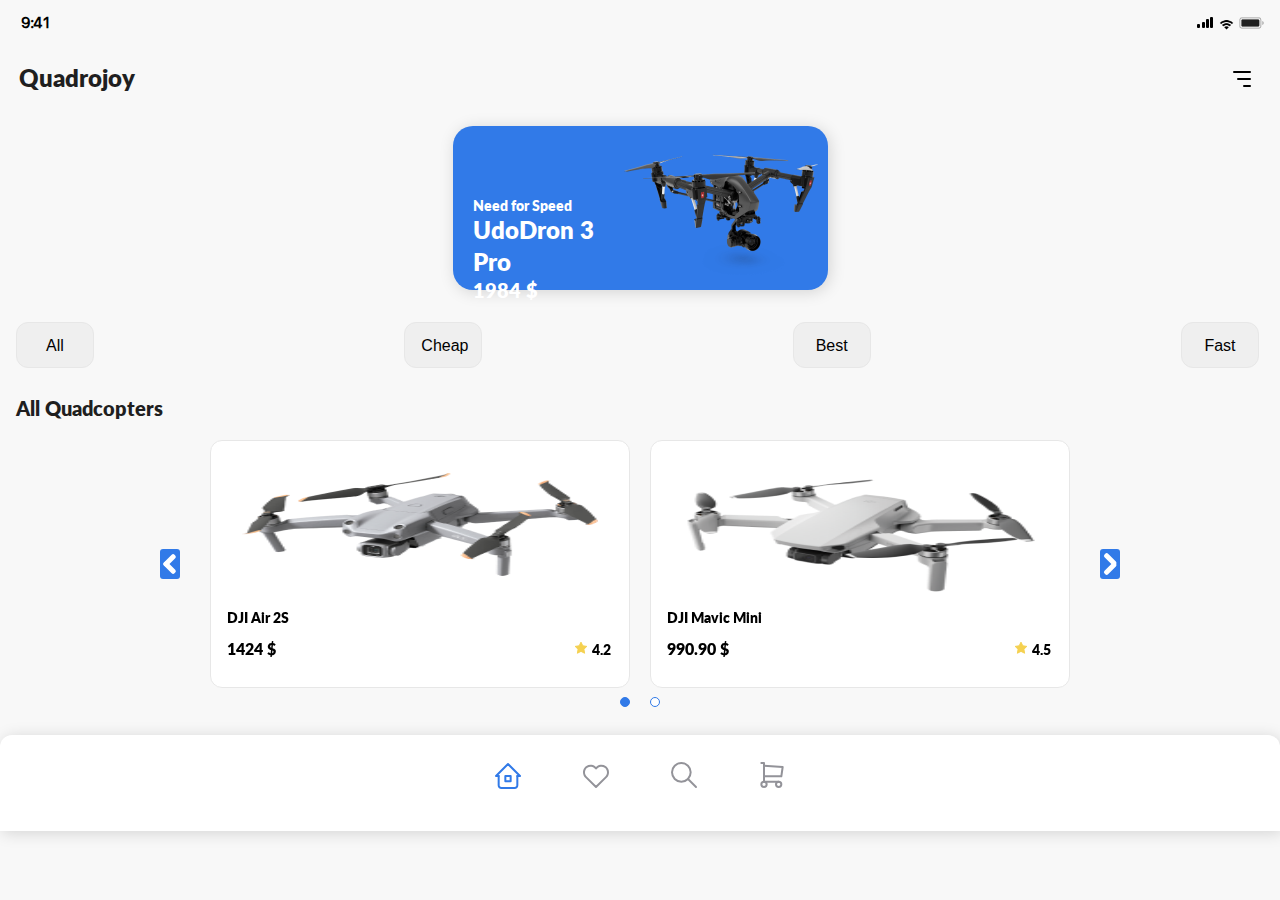
<file: index.html>
<!DOCTYPE html>
<html lang="en">

<head>
    <meta charset="UTF-8">
    <meta name="viewport" content="width=device-width, initial-scale=1.0">
    <title>Quadrocopters</title>
    <link rel="stylesheet" href="css/style.css">
</head>
<body>
    
    <div class="External-assets_Apple_Status-bar">
        <div class="TimeStyle">
              <span>9:41</span>  
        </div>
        <div class="phone_items">
            <div class="CellularConnection">
                <div class="Cellular-Connection-path"></div>
                <div class="Cellular-Connection-path"></div>
                <div class="Cellular-Connection-path"></div>
                <div class="Cellular-Connection-path"></div>
            </div> 
                <div class="Wifi">
                    <img src="images/icon-wifi.png" alt="1"/>
                </div>
                    <div class="Battery">
                        <img src="images/Battery.png" alt="2">
                    </div> 
        </div>  
    </div>     
            
    <header>
        <div class="Frame-2057">
            <span>Quadrojoy</span>
                <div class="Burger__Frame">
                    <button class="Burger_btn">
                        <div class="Vector"></div>
                        <div class="Vector"></div>
                        <div class="Vector"></div>
                    </button>
                </div>
        </div>
    </header>

    <section class="section1">
        <div class="Frame-2062">
            <div class="Frame-2095">
                <span>Need for Speed</span>
                <span>UdoDron 3 Pro</span>
                <span>1984 $</span>
            </div>
               <div class="box_for_img">
                <img src="images/image7.png" alt="7">
               </div> 
        </div>
        <div class="Frame-2093">
            <button class="Frame-2089" onclick='window.location.reload()' ><span>All</span></button>
            <button class="Frame-2090" id="Cheap" ><span>Cheap</span></button>
            <button class="Frame-2091" id="Best"  ><span>Best</span></button>
            <button class="Frame-2092" id="Fast" ><span>Fast</span></button>
        </div>
    </section>
    <section class="section2">
        <span class="naming">All Quadcopters</span>
            <div id="Container" class="box_for_slider">
                <div class="slider ">
                    <a href="Product1.html"><div class="slider_item">
                        <div class="imgbox_in_slider">
                            <img src="images/quadrocopter DJI Air 2S.png" alt="">
                        </div>
                            <div class="box_for_name_of_the_product">
                                <p>DJI Air 2S</p>
                            </div>
                                <div class="box_for_prize_and_mark">
                                    <p>1424 $</p>
                                        <div class="box_for_mark">
                                            <img src="images/goldstar.svg" alt="">
                                            <span class="mark" >4.2</span>
                                        </div>
                                </div>
                    </div></a>
                    <a href="Product2.html"> <div class="slider_item">
                        <div class="imgbox_in_slider">
                            <img src="images/quadrocopter DJI Mavic Mini.png" alt="">
                        </div>
                            <div class="box_for_name_of_the_product">
                                <p>DJI Mavic Mini</p>
                            </div>
                                <div class="box_for_prize_and_mark">
                                    <p>990.90 $</p>
                                        <div class="box_for_mark">
                                            <img src="images/goldstar.svg" alt="">
                                            <span class="mark" >4.5</span>
                                        </div>
                                </div>
                    </div></a>
                    <a href="Product3.html"> <div class="slider_item">
                        <div class="imgbox_in_slider">
                            <img src="images/quadrocopter DJI's Matrice 200.png" alt="">
                        </div>
                            <div class="box_for_name_of_the_product">
                                <p>DJI’s Matrice 200</p>
                            </div>
                                <div class="box_for_prize_and_mark">
                                    <p>2780.30 $</p>
                                        <div class="box_for_mark">
                                            <img src="images/goldstar.svg" alt="">
                                            <span class="mark" >3.8</span>
                                        </div>
                                </div>
                    </div></a>
                </div>
                    <div class="slider_dots">
                    </div>
            </div>






    </section>
    <section class="section3">
        <div class="Frame-1872">
            <div class="Frame-1871">
                <div class="Frame-1870">
                    <img src="images/Home.svg" alt="">
                </div>
                <div class="Frame-1870">
                   <a href="Favorites.html"> <img src="images/like.svg" alt=""></a>
                </div> 
                <div class="Frame-1870">
                    <a  href="TheSearch.html"><img class="img-svg" src="images/Search.svg" alt=""></a>
                </div>
                <div class="Frame-1870">
                    <a  href="Cart.html"> <img class="img-svg" src="images/Shop.svg" alt=""></a>
                </div>
            </div>
        </div>
    </section>

    <script src="https://code.jquery.com/jquery-3.6.0.min.js"></script>
    <script src="js/slick.min.js"></script>
    <script src="js/jquery.maskedinput.min.js"></script>
    <script src="js/script.js"></script>
</body>

</html>
</file>
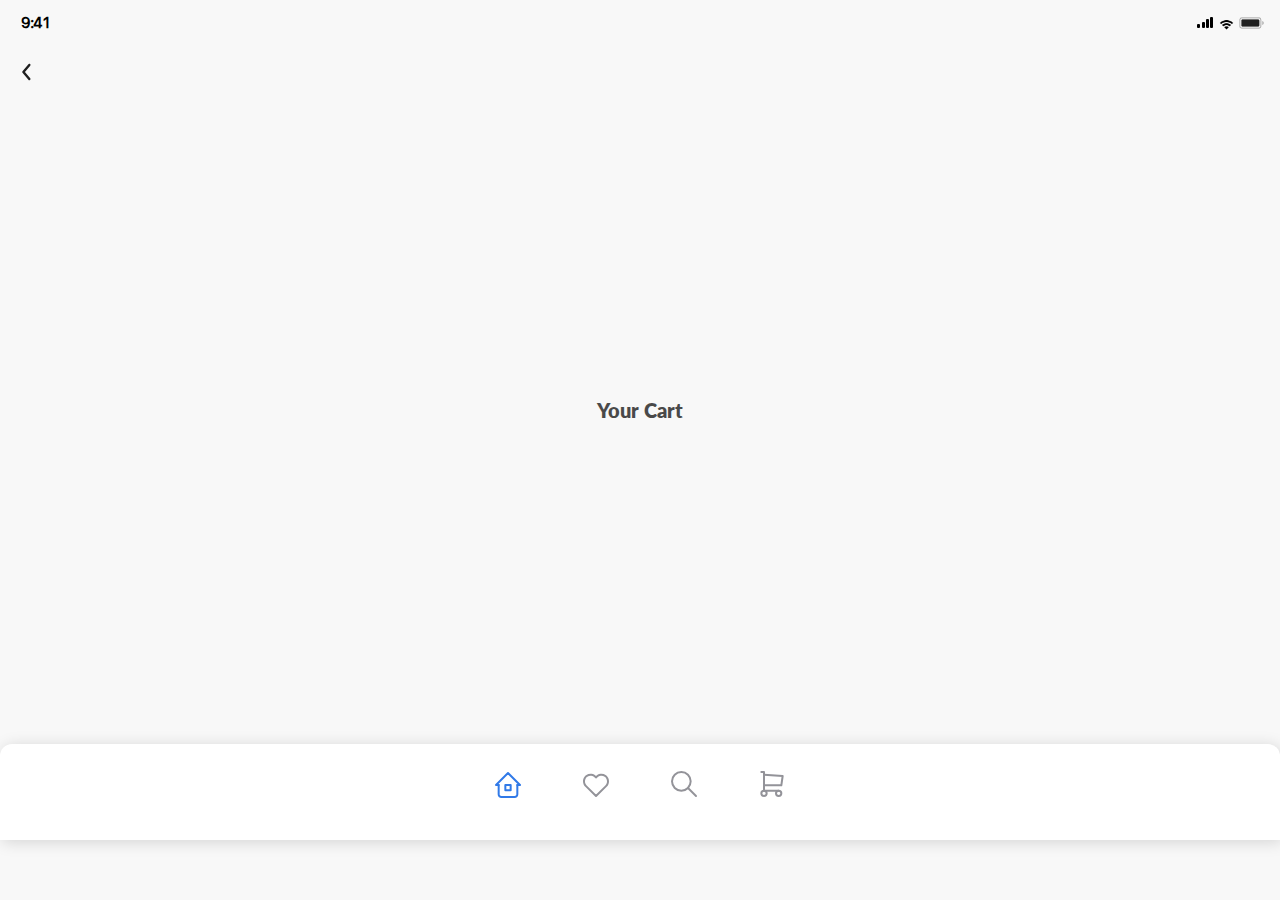
<file: Cart.html>
<!DOCTYPE html>
<html lang="en">

<head>
    <meta charset="UTF-8">
    <meta name="viewport" content="width=device-width, initial-scale=1.0">
    <title>Cart</title>
    <link rel="stylesheet" href="css/style.css">
</head>
<body>
    
    <div class="External-assets_Apple_Status-bar">
        <div class="TimeStyle">
              <span>9:41</span>  
        </div>
        <div class="phone_items">
            <div class="CellularConnection">
                <div class="Cellular-Connection-path"></div>
                <div class="Cellular-Connection-path"></div>
                <div class="Cellular-Connection-path"></div>
                <div class="Cellular-Connection-path"></div>
            </div> 
                <div class="Wifi">
                    <img src="images/icon-wifi.png" alt="1"/>
                </div>
                    <div class="Battery">
                        <img src="images/Battery.png" alt="2">
                    </div> 
        </div>  
    </div>      
    <div class="box_to_back_home">
        <div class="for_coming_home">
            <a id="backhome" href="index.html"><img class="back_home_img" src="images/ic_arrow.svg" alt=""></a>
        </div>
        
    </div>
    <div class="boxname_of_the_page">
        <span class="name_of_the_page"> Your Cart</span>
    </div>
    <section class="section3">
        <div class="Frame-1872">
            <div class="Frame-1871">
                <div class="Frame-1870 ">
                    <a  href="index.html"> <img class="img-svg" src="images/Home.svg" alt=""></a>
                </div>
                <div class="Frame-1870 ">
                    <a  href="Favorites.html"><img class="img-svg" src="images/like.svg" alt=""></a>
                </div> 
                <div class="Frame-1870 ">
                    <a  href="TheSearch.html"><img class="img-svg" src="images/Search.svg" alt=""></a>
                </div>
                <div class="Frame-1870 ">
                      <img class="img-svg" src="images/Shop.svg" alt="">
                </div>
            </div>
        </div>
</section>
    <script src="https://code.jquery.com/jquery-3.6.0.min.js"></script>
    <script src="js/slick.min.js"></script>
    <script src="js/jquery.maskedinput.min.js"></script>
    <script src="js/script.js"></script>
</body>
</html>
</file>
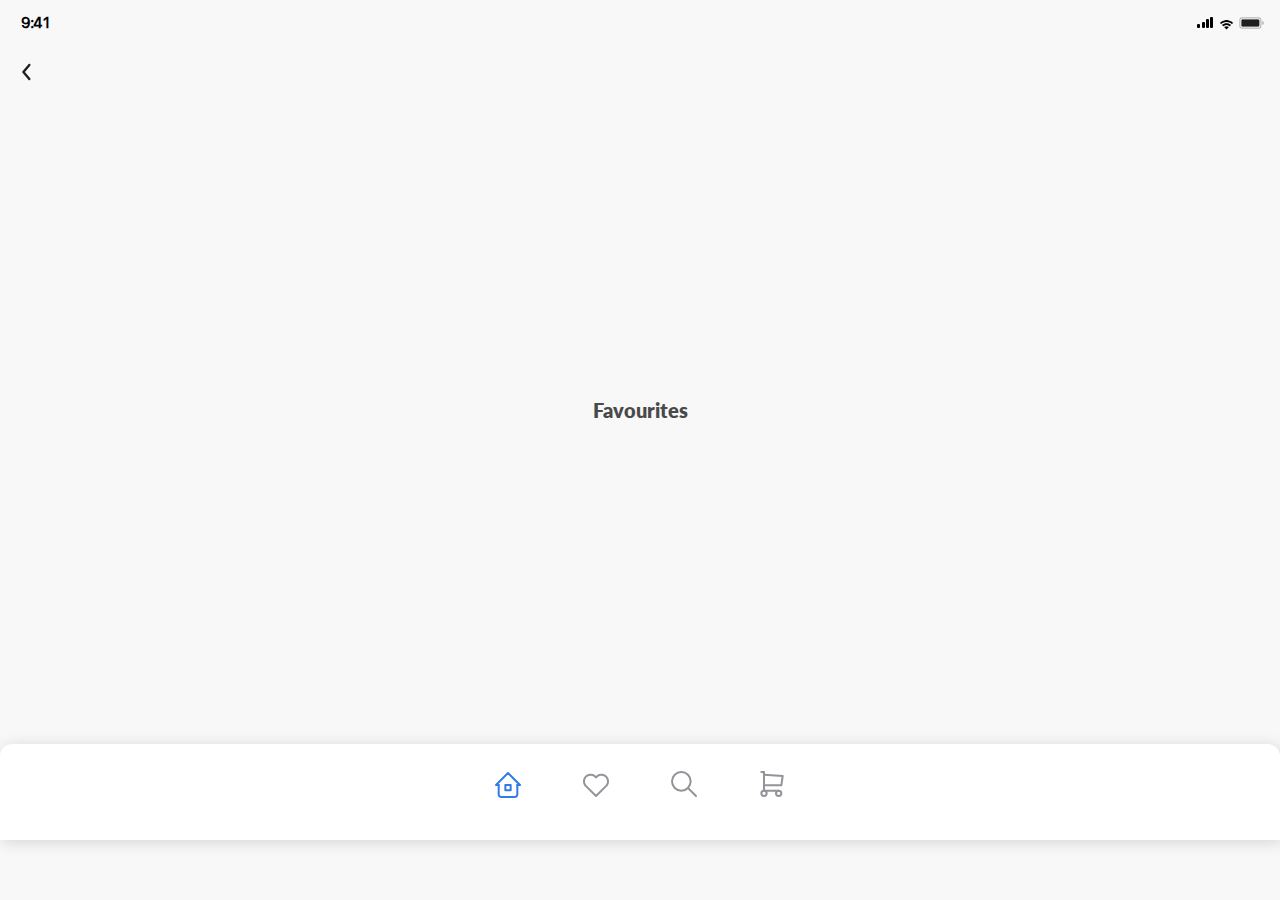
<file: Favorites.html>
<!DOCTYPE html>
<html lang="en">

<head>
    <meta charset="UTF-8">
    <meta name="viewport" content="width=device-width, initial-scale=1.0">
    <title>Favourites</title>
    <link rel="stylesheet" href="css/style.css">
</head>
<body>
    
    <div class="External-assets_Apple_Status-bar">
        <div class="TimeStyle">
              <span>9:41</span>  
        </div>
        <div class="phone_items">
            <div class="CellularConnection">
                <div class="Cellular-Connection-path"></div>
                <div class="Cellular-Connection-path"></div>
                <div class="Cellular-Connection-path"></div>
                <div class="Cellular-Connection-path"></div>
            </div> 
                <div class="Wifi">
                    <img src="images/icon-wifi.png" alt="1"/>
                </div>
                    <div class="Battery">
                        <img src="images/Battery.png" alt="2">
                    </div> 
        </div>  
    </div>     
    <div class="box_to_back_home">
        <div class="for_coming_home">
            <a id="backhome" href="index.html"><img class="back_home_img" src="images/ic_arrow.svg" alt=""></a>
        </div>
       
    </div>
    <div class="boxname_of_the_page">
        <span class="name_of_the_page"> Favourites </span>
    </div>
    <section class="section3">
        <div class="Frame-1872">
            <div class="Frame-1871">
                <div class="Frame-1870 ">
                    <a  href="index.html"> <img class="img-svg" src="images/Home.svg" alt=""></a>
                </div>
                <div class="Frame-1870 ">
                    <img class="img-svg" src="images/like.svg" alt="">
                </div> 
                <div class="Frame-1870 ">
                    <a  href="TheSearch.html"><img class="img-svg" src="images/Search.svg" alt=""></a>
                </div>
                <div class="Frame-1870 ">
                    <a  href="Cart.html"> <img class="img-svg" src="images/Shop.svg" alt=""></a>
                </div>
            </div>
        </div>
       
    </section>
    <script src="https://code.jquery.com/jquery-3.6.0.min.js"></script>
    <script src="js/slick.min.js"></script>
    <script src="js/jquery.maskedinput.min.js"></script>
    <script src="js/script.js"></script>
</body>

</html>
</file>
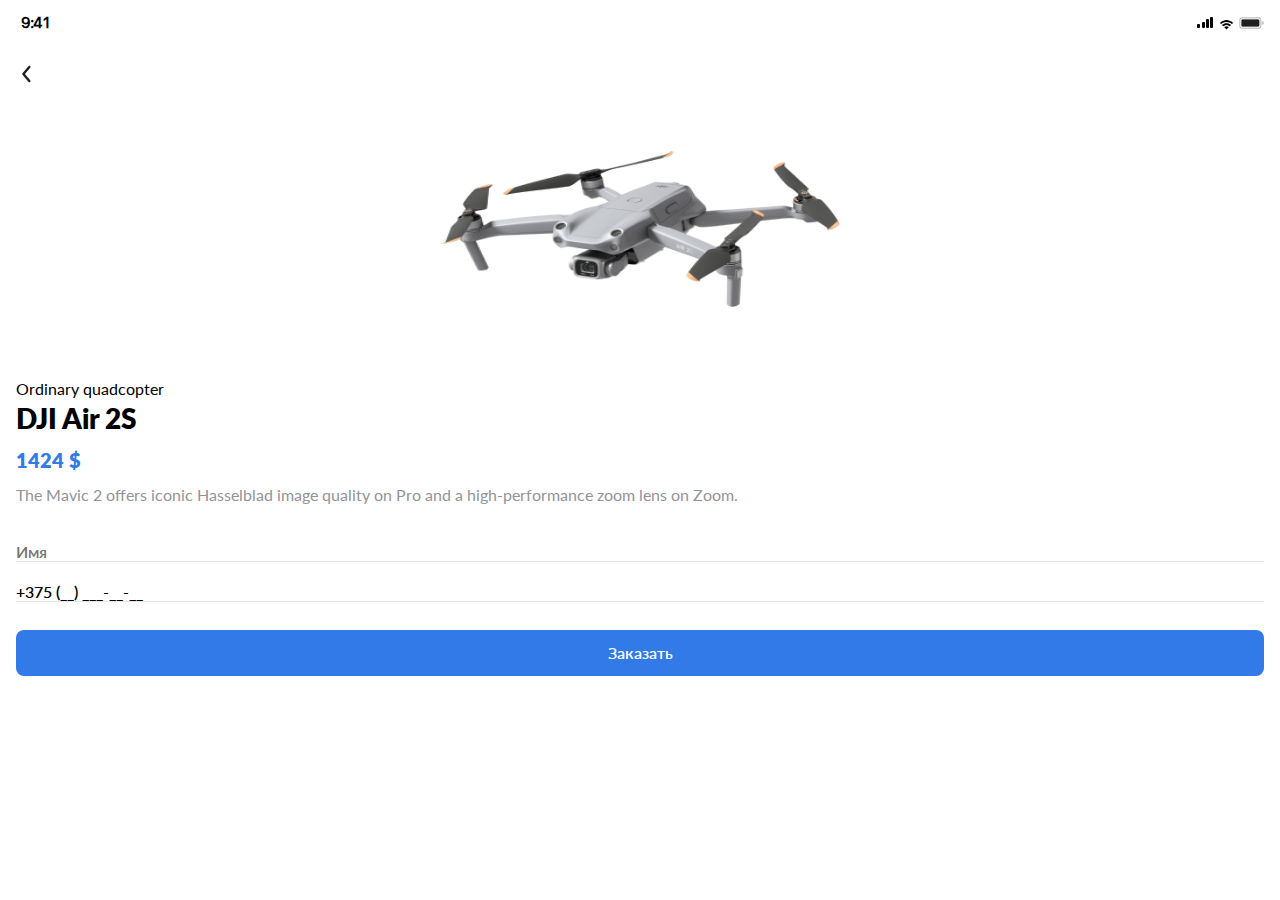
<file: Product1.html>
<!DOCTYPE html>
<html lang="en">

<head>
    <meta charset="UTF-8">
    <meta name="viewport" content="width=device-width, initial-scale=1.0">
    <title>Product1</title>
    <link rel="stylesheet" href="css/style.css">
</head>
<body class="products">
    
    <div class="External-assets_Apple_Status-bar">
        <div class="TimeStyle">
              <span>9:41</span>  
        </div>
        <div class="phone_items">
            <div class="CellularConnection">
                <div class="Cellular-Connection-path"></div>
                <div class="Cellular-Connection-path"></div>
                <div class="Cellular-Connection-path"></div>
                <div class="Cellular-Connection-path"></div>
            </div> 
                <div class="Wifi">
                    <img src="images/icon-wifi.png" alt="1"/>
                </div>
                    <div class="Battery">
                        <img src="images/Battery.png" alt="2">
                    </div> 
        </div> 
    </div>  
    <div class="box_to_back_home">
         <a id="backhome" href="index.html"><div class="for_coming_home">
           <img class="back_home_img" src="images/ic_arrow.svg" alt="">
        </div></a>
    </div>
        <div class="photo_of_the_product">
                <img src="images/image 9.png" alt="">
        </div>
<div class="box_for_description">
    <span>Ordinary quadcopter</span>
    <span>DJI Air 2S</span>  
    <span>1424 $</span>
    <span>The Mavic 2 offers iconic Hasselblad image quality on Pro and a high-performance zoom lens on Zoom.</span>
</div>

<form class="box_for_inputs" id="form_for_inputs">
    <div class="inputsbox">
        <input  class="users_info" type="text" placeholder="Имя" name="name" id="name" >
    </div>
    
    <div class="inputsbox">
         <input  class="users_info"  type="tel" placeholder="+375 (__) ___-__-__ " id="phone" name="phone"  >
    </div>
   
    <div class="box_for_btn">
         <input id="myBtn" class="submitbtn" type="submit"  value="Заказать" />
    </div>
</form>
 <!-- The Modal -->
    <div id="myModal" class="modal">
        <div class="modal-content">
            <img  class="car" src="images/Car.png" alt="">
            <p>Ваш заказ принят</p> 
            <button class="close">Ok</button>
        </div>
    </div>


    

    <script src="https://code.jquery.com/jquery-3.6.0.min.js"></script> 
    <script src="js/slick.min.js"></script>
    <script src="js/jquery.maskedinput.min.js"></script>
    <script src="js/script.js"></script>
</body>
</html>
</file>
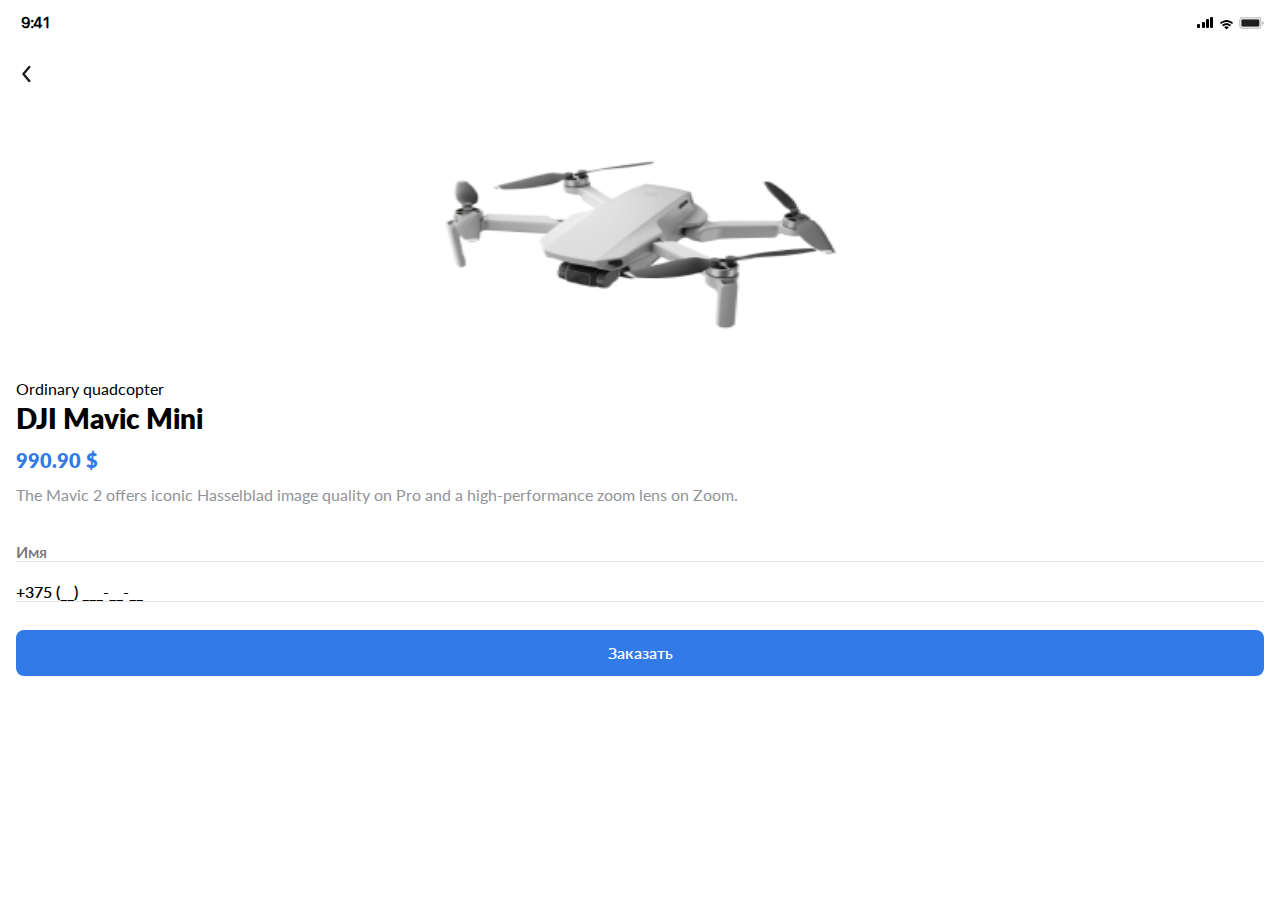
<file: Product2.html>
<!DOCTYPE html>
<html lang="en">

<head>
    <meta charset="UTF-8">
    <meta name="viewport" content="width=device-width, initial-scale=1.0">
    <title>Product2</title>
    <link rel="stylesheet" href="css/style.css">
</head>
<body class="products">
    
    <div class="External-assets_Apple_Status-bar">
        <div class="TimeStyle">
              <span>9:41</span>  
        </div>
        <div class="phone_items">
            <div class="CellularConnection">
                <div class="Cellular-Connection-path"></div>
                <div class="Cellular-Connection-path"></div>
                <div class="Cellular-Connection-path"></div>
                <div class="Cellular-Connection-path"></div>
            </div> 
                <div class="Wifi">
                    <img src="images/icon-wifi.png" alt="1"/>
                </div>
                    <div class="Battery">
                        <img src="images/Battery.png" alt="2">
                    </div> 
        </div> 
    </div>  
    <div class="box_to_back_home">
         <a id="backhome" href="index.html"><div class="for_coming_home">
           <img class="back_home_img" src="images/ic_arrow.svg" alt="">
        </div></a>
    </div>
        <div class="photo_of_the_product">
                <img src="images/quadrocopter DJI Mavic Mini.png" alt="">
        </div>
<div class="box_for_description">
    <span>Ordinary quadcopter</span>
    <span>DJI Mavic Mini</span>  
    <span>990.90 $</span>
    <span>The Mavic 2 offers iconic Hasselblad image quality on Pro and a high-performance zoom lens on Zoom.</span>
</div>

<form class="box_for_inputs" id="form_for_inputs">
    <div class="inputsbox">
        <input  class="users_info" type="text" placeholder="Имя" name="name" id="name" >
    </div>
    
    <div class="inputsbox">
         <input  class="users_info"  type="tel" placeholder="+375 (__) ___-__-__ " id="phone" name="phone"  >
    </div>
   
    <div class="box_for_btn">
         <input id="myBtn" class="submitbtn" type="submit"  value="Заказать" />
    </div>
</form>
 <!-- The Modal -->
    <div id="myModal" class="modal">
        <div class="modal-content">
            <img  class="car" src="images/Car.png" alt="">
            <p>Ваш заказ принят</p> 
            <button class="close">Ok</button>
        </div>
    </div>


    

    <script src="https://code.jquery.com/jquery-3.6.0.min.js"></script> 
    <script src="js/slick.min.js"></script>
    <script src="js/jquery.maskedinput.min.js"></script>
    <script src="js/script.js"></script>
</body>
</html>
</file>
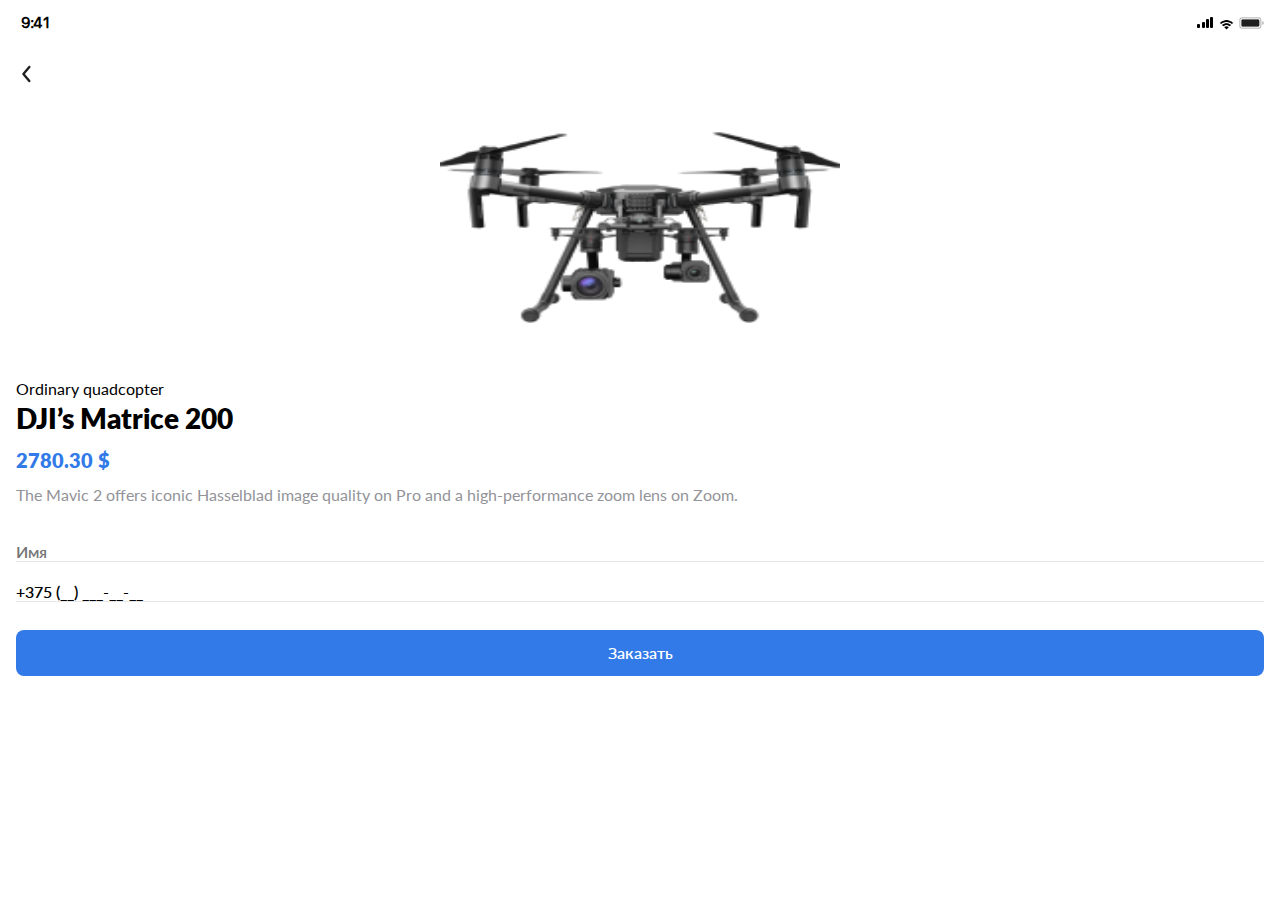
<file: Product3.html>
<!DOCTYPE html>
<html lang="en">

<head>
    <meta charset="UTF-8">
    <meta name="viewport" content="width=device-width, initial-scale=1.0">
    <title>Product3</title>
    <link rel="stylesheet" href="css/style.css">
</head>
<body class="products">
    
    <div class="External-assets_Apple_Status-bar">
        <div class="TimeStyle">
              <span>9:41</span>  
        </div>
        <div class="phone_items">
            <div class="CellularConnection">
                <div class="Cellular-Connection-path"></div>
                <div class="Cellular-Connection-path"></div>
                <div class="Cellular-Connection-path"></div>
                <div class="Cellular-Connection-path"></div>
            </div> 
                <div class="Wifi">
                    <img src="images/icon-wifi.png" alt="1"/>
                </div>
                    <div class="Battery">
                        <img src="images/Battery.png" alt="2">
                    </div> 
        </div> 
    </div>  
    <div class="box_to_back_home">
         <a id="backhome" href="index.html"><div class="for_coming_home">
           <img class="back_home_img" src="images/ic_arrow.svg" alt="">
        </div></a>
    </div>
        <div class="photo_of_the_product">
                <img src="images/quadrocopter DJI's Matrice 200.png" alt="">
        </div>
<div class="box_for_description">
    <span>Ordinary quadcopter</span>
    <span>DJI’s Matrice 200</span>  
    <span>2780.30 $</span>
    <span>The Mavic 2 offers iconic Hasselblad image quality on Pro and a high-performance zoom lens on Zoom.</span>
</div>

<form class="box_for_inputs" id="form_for_inputs">
    <div class="inputsbox">
        <input  class="users_info" type="text" placeholder="Имя" name="name" id="name" >
    </div>
    
    <div class="inputsbox">
         <input  class="users_info"  type="tel" placeholder="+375 (__) ___-__-__ " id="phone" name="phone"  >
    </div>
   
    <div class="box_for_btn">
         <input id="myBtn" class="submitbtn" type="submit"  value="Заказать" />
    </div>
</form>
 <!-- The Modal -->
    <div id="myModal" class="modal">
        <div class="modal-content">
            <img  class="car" src="images/Car.png" alt="">
            <p>Ваш заказ принят</p> 
            <button class="close">Ok</button>
        </div>
    </div>


    

    <script src="https://code.jquery.com/jquery-3.6.0.min.js"></script> 
    <script src="js/slick.min.js"></script>
    <script src="js/jquery.maskedinput.min.js"></script>
    <script src="js/script.js"></script>
</body>
</html>
</file>
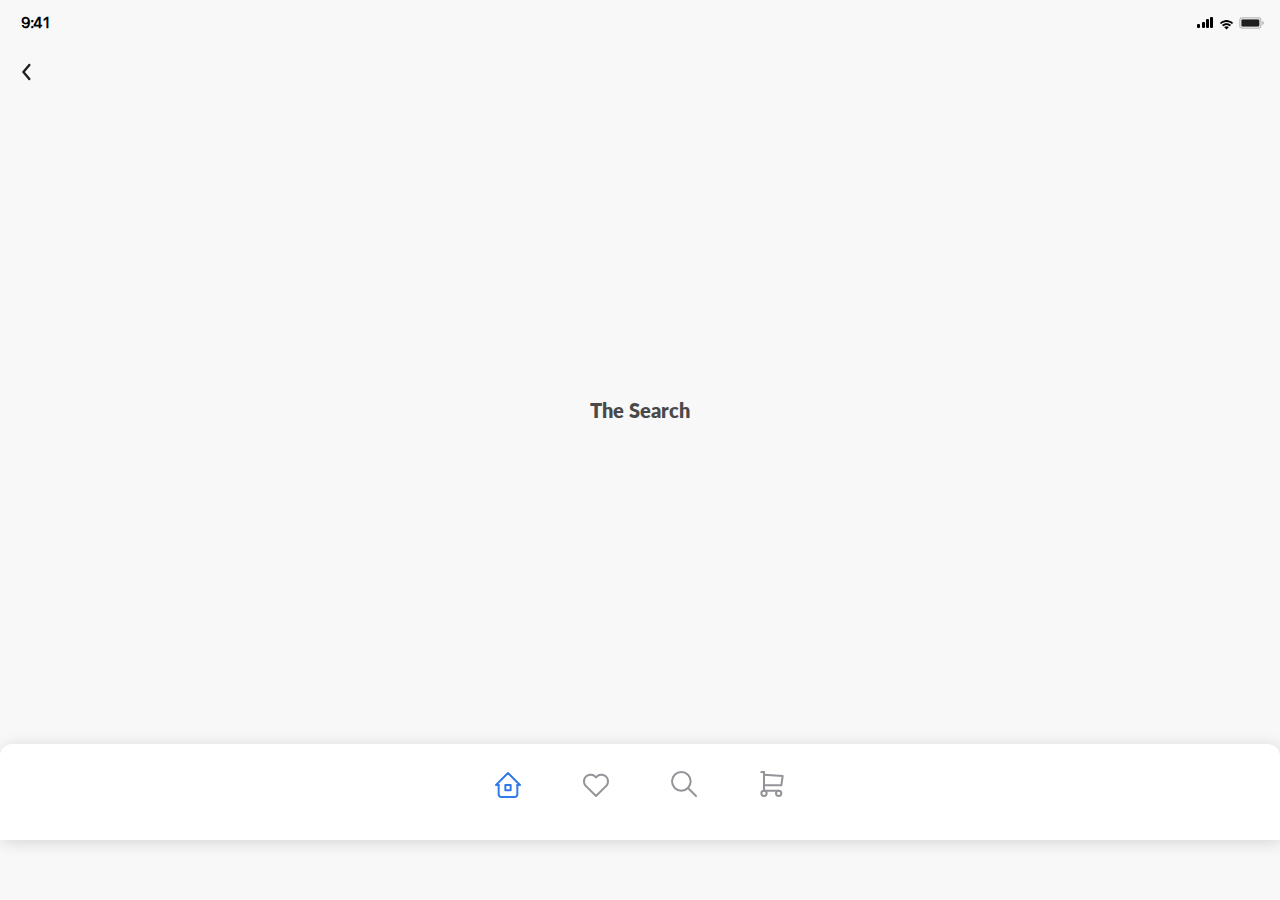
<file: TheSearch.html>
<!DOCTYPE html>
<html lang="en">

<head>
    <meta charset="UTF-8">
    <meta name="viewport" content="width=device-width, initial-scale=1.0">
    <title>The Search</title>
    <link rel="stylesheet" href="css/style.css">
</head>
<body>
    
    <div class="External-assets_Apple_Status-bar">
        <div class="TimeStyle">
              <span>9:41</span>  
        </div>
        <div class="phone_items">
            <div class="CellularConnection">
                <div class="Cellular-Connection-path"></div>
                <div class="Cellular-Connection-path"></div>
                <div class="Cellular-Connection-path"></div>
                <div class="Cellular-Connection-path"></div>
            </div> 
                <div class="Wifi">
                    <img src="images/icon-wifi.png" alt="1"/>
                </div>
                    <div class="Battery">
                        <img src="images/Battery.png" alt="2">
                    </div> 
        </div>  
    </div>      
    <div class="box_to_back_home">
        <div class="for_coming_home">
            <a id="backhome" href="index.html"><img class="back_home_img" src="images/ic_arrow.svg" alt=""></a>
        </div>
        
    </div>
    <div class="boxname_of_the_page">
        <span class="name_of_the_page"> The Search</span>
    </div>
    <section class="section3">
        <div class="Frame-1872">
            <div class="Frame-1871">
                <div class="Frame-1870 ">
                    <a  href="index.html"> <img class="img-svg" src="images/Home.svg" alt=""></a>
                </div>
                <div class="Frame-1870 ">
                    <a  href="Favorites.html"><img class="img-svg" src="images/like.svg" alt=""></a>
                </div> 
                <div class="Frame-1870 ">
                    <img class="img-svg" src="images/Search.svg" alt="">
                </div>
                <div class="Frame-1870 ">
                    <a  href="Cart.html"> <img class="img-svg" src="images/Shop.svg" alt=""></a>
                </div>
            </div>
        </div>
       
    </section>
    <script src="https://code.jquery.com/jquery-3.6.0.min.js"></script>
    <script src="js/slick.min.js"></script>
    <script src="js/jquery.maskedinput.min.js"></script>
    <script src="js/script.js"></script>
</body>

</html>
</file>
<file: css/style.css>
* {
    margin: 0;
    padding: 0;
    
}
body{
    background: #F8F8F8;
}
a{
    text-decoration: none;
    cursor:pointer; 
    color: inherit;
}
.active {
    background:#317AE8 ;
    color: white;
}
/*==============External-assets_Apple_Status-bar=======================*/
.External-assets_Apple_Status-bar {   
    height: 44px;
    display: flex;
    justify-content: space-between;
}

.TimeStyle{
    width: 54px;
    height: 21px;
    padding: 14px 0 0 21px;
}
  .TimeStyle span{
    width: 54px;
    height: 18px;
    font-family: SF Pro Text;
    font-style: normal;
    font-weight: 600;
    font-size: 15px;
    line-height: 18px;
    text-align: center;
    letter-spacing: -0.3px;
  
}
.phone_items{
    display: flex;
    padding: 17px 16.67px 15.33px 0;
}
.CellularConnection {
    right: 64px;
    width: 17px;
    height: 10.67px;
    top: 17.67px;
    display: flex;
    justify-content: space-around;
    align-items: flex-end;    
}
.CellularConnection :nth-child(1) {
    width: 3px;
    height: 4px;
    background: #000000;
    border-radius: 1px;
}
.CellularConnection :nth-child(2) {
    width: 3px;
    height: 6px;
    background: #000000;
    border-radius: 1px;
}
.CellularConnection :nth-child(3) {
    width: 3px;
    height: 8.33px;
    background: #000000; 
    border-radius: 1px;
}
.CellularConnection :nth-child(4) {
    width: 3px;
    height: 10.67px;
    background: #000000;
    border-radius: 1px;
}
.Wifi{
    
    width: 15.33px;
    height: 11px;
    display: flex;
    margin: 0 5px;
    align-items: center;
    flex-direction: column-reverse;
    justify-content: space-around;
}

.Wifi img {
    width: 15.33px;
    height: 15px;
}

.Battery {
    
    width: 24.33px;
    height: 11.33px;
    display: flex;
    justify-content: center;
    align-items: center;
}
/*===========================header===========================*/
header{
    height: 52px;
    margin-top: 8px;
    
}
.Frame-2057{
    
    display: flex;
    justify-content: space-between;

}
.Frame-2057 span{
    
    padding: 10px 0 10px 19px;
    height: 32px;
    font-family: Lato;
    font-style: normal;
    font-weight: 800;
    font-size: 24px;
    line-height: 32px;
    color: #1F1F1F;
}
.Burger__Frame{
    padding: 12px 24px 12px 0;
    width: 28px;
    height: 28px;
    background: #F8F8F8;
}
.Burger_btn{
    width: 28px;
    height: 28px;
    border: 0;
    background: #F8F8F8;
    position: relative;
}

.Burger__Frame .Vector{
    height: 2px;
    background: black;
    border: 1px;
    border-radius: 1px;
}

.Burger_btn :nth-child(1){
    position: absolute;
    left: 53.57%;
    right: 17.86%;
    top: 75%;
    bottom: 25%;

}
.Burger_btn :nth-child(2){
    position: absolute;
    left: 32.14%;
    right: 17.86%;
    top: 50%;
    bottom: 50%;
   
}
.Burger_btn :nth-child(3){
    position: absolute;
    left: 16.67%;
    right: 16.67%;
    top: 25%;
    bottom: 75%;
    
}
/*===========================section1===============================*/
.section1{
    margin-top: 22px;
}
.Frame-2062{
    margin: auto;
    width: 375px;
    background: #317AE8;
    height: 164px;
    box-shadow: 2px 2px 16px rgba(0, 0, 0, 0.15);
    border-radius: 20px;
    display: flex;
    justify-content: flex-end;
    position: relative;
}
.Frame-2095{
    position: absolute;
    width: 163px;
    height: 73px;
    left: 20px;
    top: 71px;
    display: flex;
    flex-direction: column;
    align-items: flex-start;
    font-family: Lato;
    color: #FFFFFF;
}
.box_for_img{
    width: 233px;
    height: 164px;
}
.Frame-2095  :nth-child(1){
    font-size: 14px;
 }
 .Frame-2095  :nth-child(2){
    font-size: 24px;
    line-height: 32px;
 }
 .Frame-2095  :nth-child(3){
    font-size: 20px;
    line-height: 24px;
 }
 
 .Frame-2093{
    margin: 32px 16px 0 16px;
    display: flex;
    justify-content: space-between;
    height: 46px;
    
 }
 .Frame-2093 span {
    font-size: 16px;
    line-height: 22px;
 }
 .Frame-2093 button{
padding: 12px 16px;
width: 78px;
height: 46px;
border: 1px solid #E7E7E7;
box-sizing: border-box;
border-radius: 12px;
margin-right: 5px;
 }
 .Frame-2093 button:hover{
    background: #317AE8;
    color: white;
 }
/*===========================section2===============================*/
.section2{
    margin-top: 28px;
}

 .section2 .naming{
    height: 24px;
    padding-left: 16px;
    font-family: Lato;
    font-size: 20px;
    color: #1F1F1F;
}
.box_for_slider{
    width: 75%;
    margin: auto;
}
.slick-track{
    display: flex;
}
.slick-list{
    overflow: hidden;
    margin: 0 20px;
}

.box_for_slider{
    padding: 20px 16px 0 16px;
 }
 
 .slider_item  .imgbox_in_slider img {
    width: 85%;
    height: 168px;
 }
 .slick-slider{
    display: flex;
    align-items: center;

 }
 .slider_item{
    position: relative;
    height: 248px;
    background-color: white;
    border: 1px solid #E7E7E7;
    box-sizing: border-box;
    border-radius: 12px;
    margin: 0 10px;
 }
.imgbox_in_slider{
    display: flex;
    justify-content: center;
    align-items: center;
    height: 168px;
}
.box_for_name_of_the_product{
    padding: 0 0 12px 16px ;
    font-family: Lato;
    font-size: 14px;
    letter-spacing: 0em;
    text-align: left;
    
}
.box_for_prize_and_mark{
    
    font-family: Lato;
    font-size: 16px;
    line-height: 22px;
    display: flex;
    justify-content: space-between;
    padding-left:  16px;
}
.mark {
    padding-right: 18px;
    font-size: 14px;
    line-height: 17px;
}
.mark img {
    width: 14px;
    height: 14px;
}
 
.slider .slick-arrow.slick-prev,.slick-arrow.slick-next {
    width: 30px;
    height: 30px;
    background-color: #317AE8;
    border-radius: 3px;
    position: relative;
    font-size: 0;
    border: 0;
  }

  .slick-arrow.slick-next:before,
  .slick-arrow.slick-next:after {
    content: "";
    position: absolute;
    height: 5px;
    width: 15px;
    background: #fff;
    top: 50%;
    left: 50%;
    border-radius: 2px;
  }
  .slick-arrow.slick-next:before {
    transform-origin: 100% 100%;
    transform: translate(-75%, -50%) rotate(45deg);
  }
  .slick-arrow.slick-next:after {
    transform-origin: 100% 0%;
    transform: translate(-75%, -50%) rotate(-45deg);
  }
  .slick-arrow.slick-prev:before,
  .slick-arrow.slick-prev:after {
    content: "";
    position: absolute;
    height: 5px;
    width: 15px;
    background: #fff;
    top: 50%;
    left: 50%;
    border-radius: 2px;

  }
  .slick-arrow.slick-prev:before {
    transform-origin: 100% 100%;
    transform: translate(-150%, -100%) rotate(135deg);
  }
  .slick-arrow.slick-prev:after {
    transform-origin: 100% 0%;
    transform: translate(-150%, 0%) rotate(-135deg);
  }
 .slick-dots{
    display: flex;
    align-items: center;
    justify-content: center;
}
 .slick-dots li {
    list-style: none;
    margin: 0 10px;
}
 .slick-dots button {
    font-size: 0;
    width: 10px;
    height: 10px;
    background: white;
    border-radius: 50%;
    border: 1px solid #317AE8;
    
}
.slick-dots .slick-active button{
    background: #317AE8;
}
.invisible {
    display: none;
    background-color: rgb(14, 9, 3);
  }
.locationbox{
    padding: 20px 0 0 6px ;
}
/*===========================section3===============================*/

.section3{
    margin-top: 28px;
}
.Frame-1872{ 
    height: 96px;
    background: #FFFFFF;
    box-shadow: 2px 2px 16px rgba(0, 0, 0, 0.15);
    border-radius: 12px 12px 0px 0px;
    display: flex;
    justify-content: center;
    align-items: center;
}
.Frame-1871{
    width: 296px;
    padding: 24px 40px 40px 40px;
    height: 32px;
    display: flex;
    justify-content: space-between;
}
.Frame-1870 img {
   
    height: 32px;
    width: 32px;
}
.img-svg :hover {
    filter: invert(.9) sepia(1) saturate(4) hue-rotate(185deg);
}
/*===========================Favourites/TheSearch/Cart===============================*/
.box_to_back_home{
    margin-top: 8px;
    height: 52px;
    display: flex;
    
}
.for_coming_home{
    display: flex;
    justify-content: center;
    align-items: center;
    width: 44px;
    height: 44px;
    margin-left: 4px;
}
.back_home_img{
    width: 24px;
    height: 24px;
}
.boxname_of_the_page{
    display: flex;
    justify-content: center;
    align-items: center;
    height: 612px;
    
}
.name_of_the_page{
    font-family: Lato;
    font-size: 20px;
    opacity: 0.7;
} 
/*===========================Products===============================*/
.products{
    background: white;
}
.photo_of_the_product{
    display: flex;
    justify-content: center;
    align-items: center;
}
.photo_of_the_product img{
    width: 400px;
    height: 250px;
}
.box_for_description{
    margin-top: 24px;
    padding: 0 16px;
    display: flex;
    flex-direction: column;
    justify-content: flex-start;
    font-family: Lato;
}
.box_for_description :nth-child(1){
    font-family: Lato-Regular;
    font-size: 16px;
    line-height: 22px;
}
.box_for_description :nth-child(2){
    
    font-style: normal;
    font-weight: 800;
    font-size: 28px;
    line-height: 36px;
}
.box_for_description :nth-child(3){

    font-size: 20px;
    line-height: 24px;
    padding-top: 12px;
    color: #317AE8;
}
.box_for_description :nth-child(4){
    font-family: Lato-Regular;
    font-size: 16px;
    line-height: 22px;
    color: #939399;
    padding: 12px 16px 0 0;
}
.box_for_inputs {
    margin: 36px 0 41px 0;
    padding: 0 16px;
}
.users_info{
    border: 0 ;
    border-bottom: 1px solid #E7E7E7;
    outline: none;
    width: 100%;
    font-family: Lato-Semibold;
    font-size: 16px;

}
form {
    background: white;
}
#phone{
    margin-top: 20px;
}
input[type="tel"]::-webkit-input-placeholder {
    color: black;
   } 
input[type="tel"]::-moz-placeholder {
    color: black;
   }
.error {
    color: red;
    margin-left: 5px;
    font-family: Lato-Semibold;
    font-size: 14px;
    opacity: 0.7;
  }
.inputsbox{
      display: flex;
      flex-direction: column;
  }
.box_for_btn{
    margin-top: 28px ;
    width: 100%;
}
.submitbtn{
    height: 46px;
    background: #317AE8;
    color: white;
    border: 0;
    border-radius: 8px;
    font-family: Lato-Semibold;
    font-size: 16px;
    line-height: 22px;
    width: 100%;
    padding: 0 16px;
}
/*===================Modal window============================================================*/

.modal {
    display: none; 
    position: fixed; 
    z-index: 1; 
    padding: 246px 16px 0 0; 
    left: 0;
    top: 0;
    width: 100%; 
    height: 100%; 
    overflow: auto; 
    background-color: rgb(0,0,0); 
    background-color: rgba(0,0,0,0.4); 
  }
  
  
  .modal-content {
    background-color: #fefefe;
    margin: auto;
    width: 470px;
    height: 248px;  
    border: 1px solid #888;
    border-radius: 16px ;
    display: flex;
    flex-direction: column;
    align-items: center;
  
  }
  
  .modal-content img {
    margin-top: 36px;
  
  }
  .modal-content p {
    margin-bottom: 28px;
    color: #939399;
  }
  .close {
    width: 146px;
    height: 46px;
    font-weight: bold;
    font-family: Lato;
    font-size: 16px;
    line-height: 22px;
    text-align: center;
    color: white;
    background: #317AE8;
    border: 0;
    border-radius: 8px;
  }



@media  (max-width: 480px){
    /*===========================section1===============================*/
    .Frame-2062{
        margin: 0 16px 0 16px;
        width: auto;
    }
     /*===========================section2===============================*/
    .box_for_slider{
        width: auto;
        margin: auto;
    }
    /*===========================Products===============================*/
    .photo_of_the_product{
        padding: 0 16px 0 16px;
        height: 281px;
    
    }
    .photo_of_the_product img{
        
        width: 98%;
        height: 98%;
    
    }
    /*===========================Modal window===============================*/
    .modal-content { 
        margin: 0 16px;  
        width: auto;
      }
    
}
@media  (max-width: 360px){
    /*===========================section1===============================*/
    .Frame-2093 {
        flex-wrap: wrap;
        margin-bottom: 70px;
    }
    .Frame-2093 button{
        margin-bottom: 10px;
    }
    /*===========================section2===============================*/
    .slider_item  .imgbox_in_slider img {
        width: 85%;
        height: 85%;
     }
     .slick-list {
        margin: 0 10px;
    }   
    /*===========================section3===============================*/
    .Frame-1871{
        
        padding: 24px 16px 40px 16px;
        
    }
}

    @font-face {
    
    font-family: "SF Pro Text"; 
    src: url("../fonts/SF Pro Text.ttf") format("truetype"); 
    font-style: normal; 
    font-weight: normal; 
    } 

    @font-face {
    
    font-family: "Lato"; 
    src: url("../fonts/Lato.ttf") format("truetype"); 
    font-style: normal;  
    } 
    @font-face {
    
        font-family: "Lato-Semibold"; 
        src: url("../fonts/Lato-Semibold.ttf") format("truetype"); 
        font-style: normal;  
        } 
    @font-face {
    
            font-family: "Lato-Regular"; 
            src: url("../fonts/Lato-Regular.ttf") format("truetype"); 
            font-style: normal;  
            }
</file>
